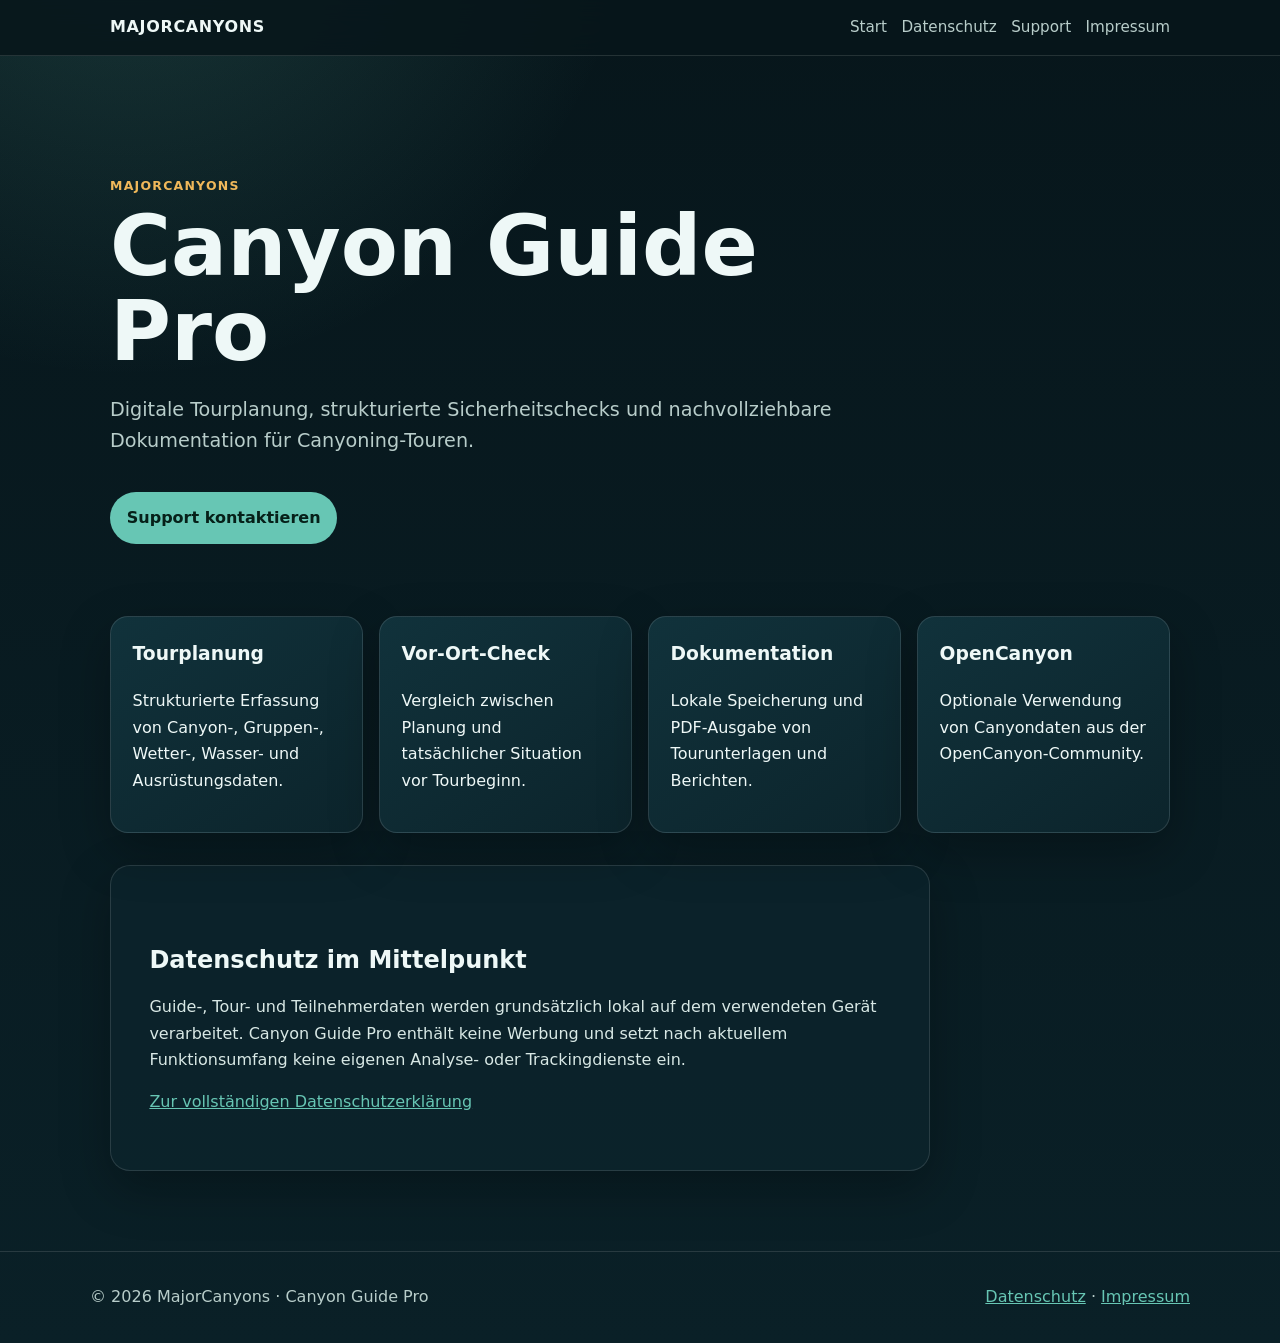
<file: index.html>
<!doctype html>
<html lang="de">
<head>
  <meta charset="utf-8">
  <meta name="viewport" content="width=device-width, initial-scale=1">
  <meta name="description" content="Offizielle Projektseite von Canyon Guide Pro – Tourplanung und Sicherheitsdokumentation für Canyoning.">
  <title>Canyon Guide Pro · MajorCanyons</title>
  <link rel="stylesheet" href="styles.css">
</head>
<body>

<header>
  <div class="nav">
    <a class="brand" href="index.html">MAJORCANYONS</a>
    <nav aria-label="Hauptnavigation">
      <a href="index.html">Start</a>
      <a href="datenschutz.html">Datenschutz</a>
      <a href="support.html">Support</a>
      <a href="impressum.html">Impressum</a>
    </nav>
  </div>
</header>

<main>
  <section class="hero">
    <div class="eyebrow">MajorCanyons</div>
    <h1>Canyon Guide Pro</h1>
    <p class="lead">Digitale Tourplanung, strukturierte Sicherheitschecks und nachvollziehbare Dokumentation für Canyoning-Touren.</p>
    <a class="button" href="support.html">Support kontaktieren</a>
  </section>

  <section class="grid" aria-label="Funktionen">
    <article class="card">
      <h3>Tourplanung</h3>
      <p>Strukturierte Erfassung von Canyon-, Gruppen-, Wetter-, Wasser- und Ausrüstungsdaten.</p>
    </article>
    <article class="card">
      <h3>Vor-Ort-Check</h3>
      <p>Vergleich zwischen Planung und tatsächlicher Situation vor Tourbeginn.</p>
    </article>
    <article class="card">
      <h3>Dokumentation</h3>
      <p>Lokale Speicherung und PDF-Ausgabe von Tourunterlagen und Berichten.</p>
    </article>
    <article class="card">
      <h3>OpenCanyon</h3>
      <p>Optionale Verwendung von Canyondaten aus der OpenCanyon-Community.</p>
    </article>
  </section>

  <section class="prose">
    <h2>Datenschutz im Mittelpunkt</h2>
    <p>Guide-, Tour- und Teilnehmerdaten werden grundsätzlich lokal auf dem verwendeten Gerät verarbeitet. Canyon Guide Pro enthält keine Werbung und setzt nach aktuellem Funktionsumfang keine eigenen Analyse- oder Trackingdienste ein.</p>
    <p><a href="datenschutz.html">Zur vollständigen Datenschutzerklärung</a></p>
  </section>
</main>

<footer>
  <div class="footer-inner">
    <span>© 2026 MajorCanyons · Canyon Guide Pro</span>
    <span><a href="datenschutz.html">Datenschutz</a> · <a href="impressum.html">Impressum</a></span>
  </div>
</footer>

</body>
</html>
</file>
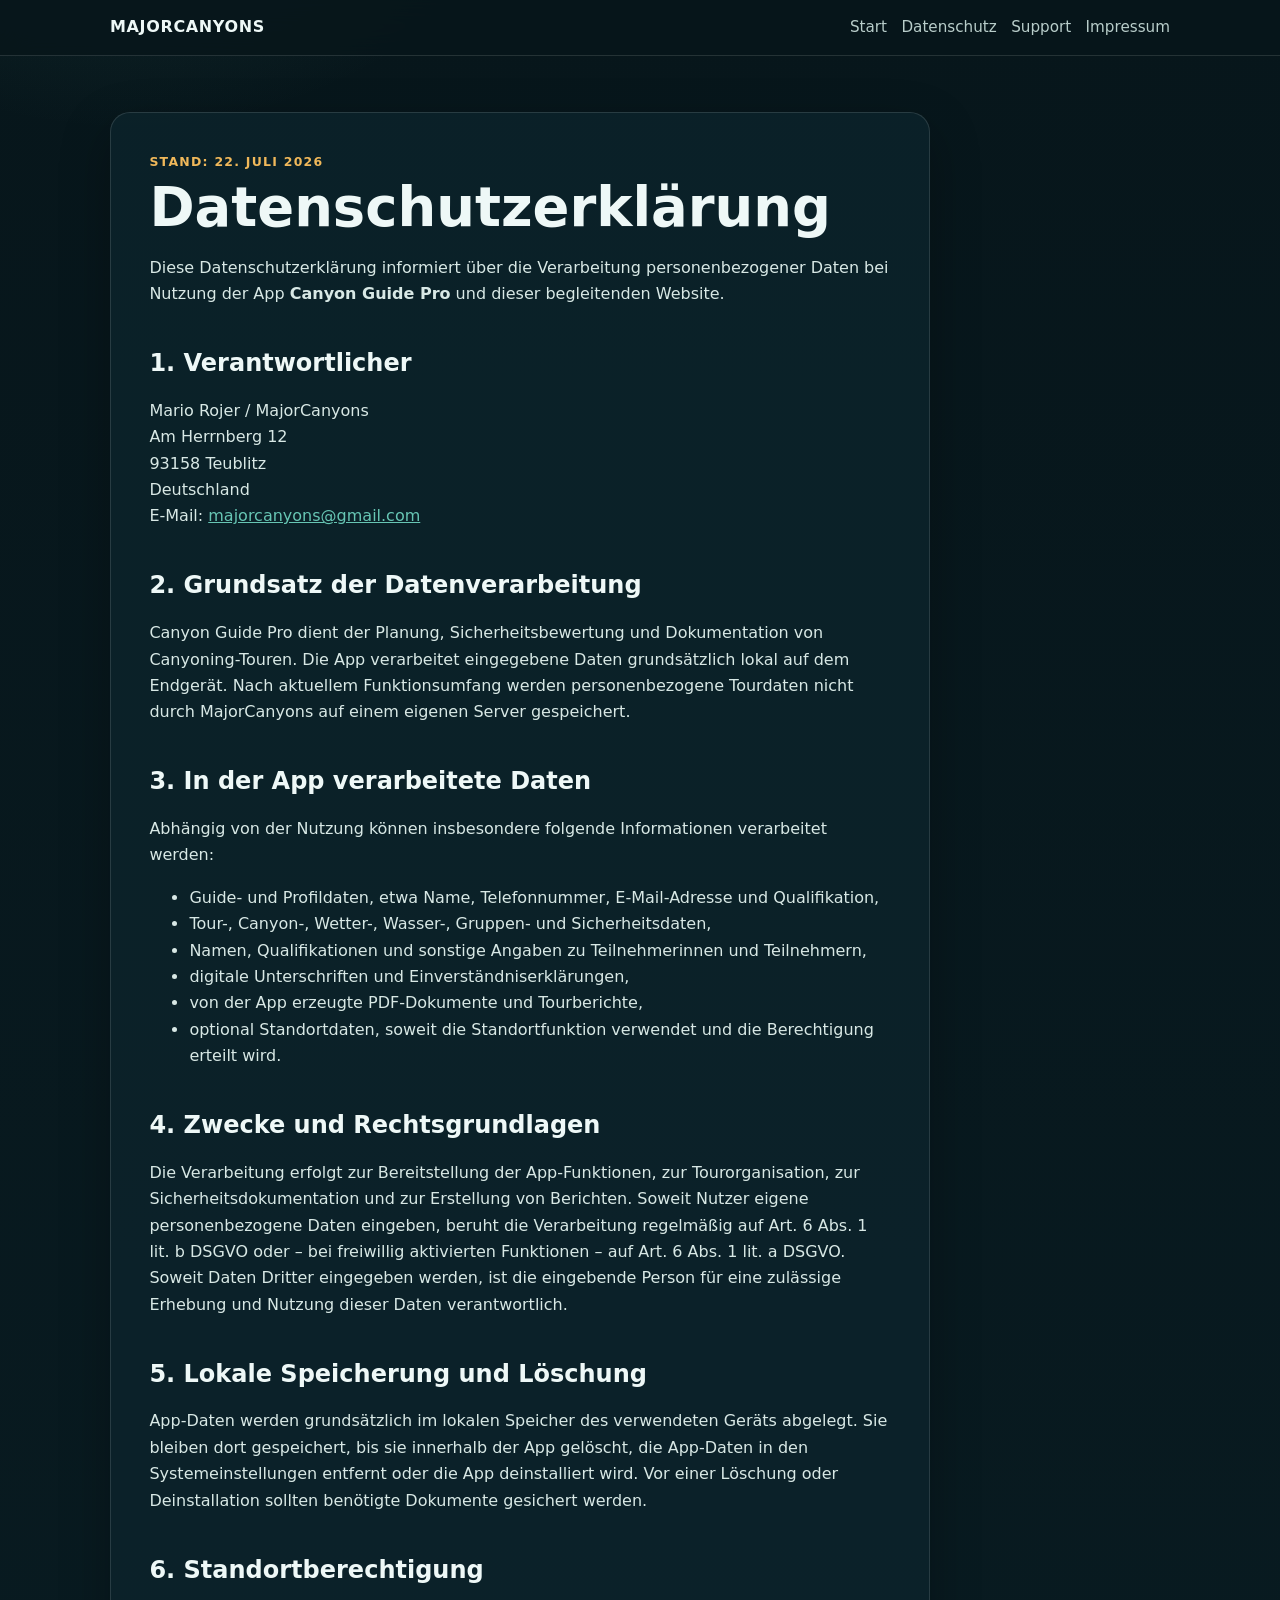
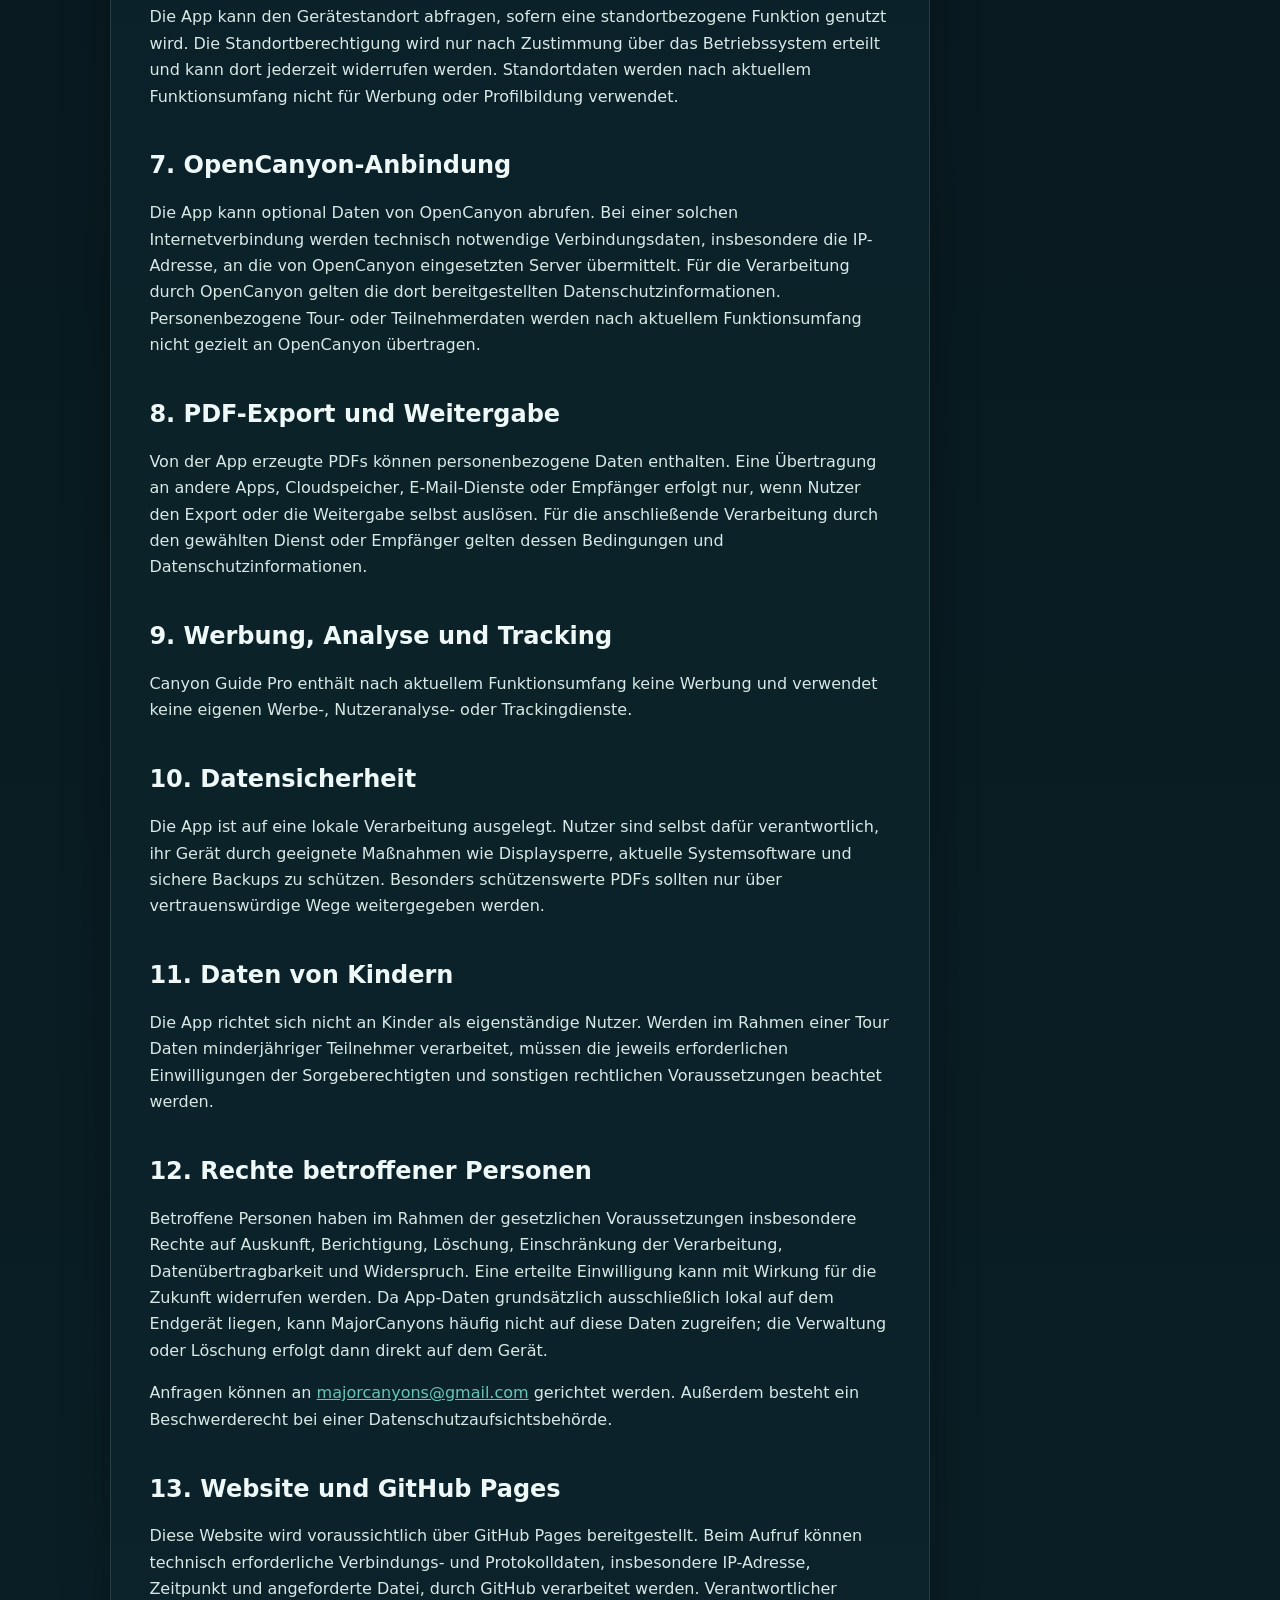
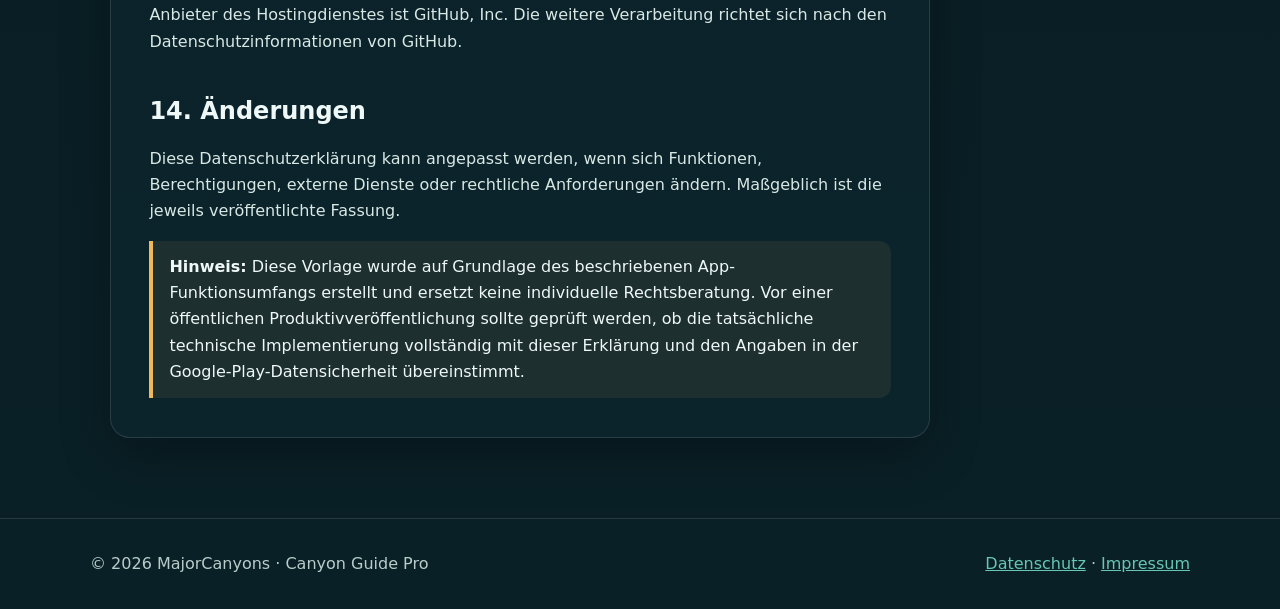
<file: datenschutz.html>
<!doctype html>
<html lang="de">
<head>
  <meta charset="utf-8">
  <meta name="viewport" content="width=device-width, initial-scale=1">
  <meta name="description" content="Datenschutzerklärung für die Android-App Canyon Guide Pro von MajorCanyons.">
  <title>Datenschutzerklärung · Canyon Guide Pro</title>
  <link rel="stylesheet" href="styles.css">
</head>
<body>

<header>
  <div class="nav">
    <a class="brand" href="index.html">MAJORCANYONS</a>
    <nav aria-label="Hauptnavigation">
      <a href="index.html">Start</a>
      <a href="datenschutz.html">Datenschutz</a>
      <a href="support.html">Support</a>
      <a href="impressum.html">Impressum</a>
    </nav>
  </div>
</header>

<main>
<article class="prose">
  <div class="eyebrow">Stand: 22. Juli 2026</div>
  <h1>Datenschutzerklärung</h1>
  <p>Diese Datenschutzerklärung informiert über die Verarbeitung personenbezogener Daten bei Nutzung der App <strong>Canyon Guide Pro</strong> und dieser begleitenden Website.</p>

  <h2>1. Verantwortlicher</h2>
  <p>
    Mario Rojer / MajorCanyons<br>
    Am Herrnberg 12<br>
    93158 Teublitz<br>
    Deutschland<br>
    E-Mail: <a href="mailto:majorcanyons@gmail.com">majorcanyons@gmail.com</a>
  </p>

  <h2>2. Grundsatz der Datenverarbeitung</h2>
  <p>Canyon Guide Pro dient der Planung, Sicherheitsbewertung und Dokumentation von Canyoning-Touren. Die App verarbeitet eingegebene Daten grundsätzlich lokal auf dem Endgerät. Nach aktuellem Funktionsumfang werden personenbezogene Tourdaten nicht durch MajorCanyons auf einem eigenen Server gespeichert.</p>

  <h2>3. In der App verarbeitete Daten</h2>
  <p>Abhängig von der Nutzung können insbesondere folgende Informationen verarbeitet werden:</p>
  <ul>
    <li>Guide- und Profildaten, etwa Name, Telefonnummer, E-Mail-Adresse und Qualifikation,</li>
    <li>Tour-, Canyon-, Wetter-, Wasser-, Gruppen- und Sicherheitsdaten,</li>
    <li>Namen, Qualifikationen und sonstige Angaben zu Teilnehmerinnen und Teilnehmern,</li>
    <li>digitale Unterschriften und Einverständniserklärungen,</li>
    <li>von der App erzeugte PDF-Dokumente und Tourberichte,</li>
    <li>optional Standortdaten, soweit die Standortfunktion verwendet und die Berechtigung erteilt wird.</li>
  </ul>

  <h2>4. Zwecke und Rechtsgrundlagen</h2>
  <p>Die Verarbeitung erfolgt zur Bereitstellung der App-Funktionen, zur Tourorganisation, zur Sicherheitsdokumentation und zur Erstellung von Berichten. Soweit Nutzer eigene personenbezogene Daten eingeben, beruht die Verarbeitung regelmäßig auf Art. 6 Abs. 1 lit. b DSGVO oder – bei freiwillig aktivierten Funktionen – auf Art. 6 Abs. 1 lit. a DSGVO. Soweit Daten Dritter eingegeben werden, ist die eingebende Person für eine zulässige Erhebung und Nutzung dieser Daten verantwortlich.</p>

  <h2>5. Lokale Speicherung und Löschung</h2>
  <p>App-Daten werden grundsätzlich im lokalen Speicher des verwendeten Geräts abgelegt. Sie bleiben dort gespeichert, bis sie innerhalb der App gelöscht, die App-Daten in den Systemeinstellungen entfernt oder die App deinstalliert wird. Vor einer Löschung oder Deinstallation sollten benötigte Dokumente gesichert werden.</p>

  <h2>6. Standortberechtigung</h2>
  <p>Die App kann den Gerätestandort abfragen, sofern eine standortbezogene Funktion genutzt wird. Die Standortberechtigung wird nur nach Zustimmung über das Betriebssystem erteilt und kann dort jederzeit widerrufen werden. Standortdaten werden nach aktuellem Funktionsumfang nicht für Werbung oder Profilbildung verwendet.</p>

  <h2>7. OpenCanyon-Anbindung</h2>
  <p>Die App kann optional Daten von OpenCanyon abrufen. Bei einer solchen Internetverbindung werden technisch notwendige Verbindungsdaten, insbesondere die IP-Adresse, an die von OpenCanyon eingesetzten Server übermittelt. Für die Verarbeitung durch OpenCanyon gelten die dort bereitgestellten Datenschutzinformationen. Personenbezogene Tour- oder Teilnehmerdaten werden nach aktuellem Funktionsumfang nicht gezielt an OpenCanyon übertragen.</p>

  <h2>8. PDF-Export und Weitergabe</h2>
  <p>Von der App erzeugte PDFs können personenbezogene Daten enthalten. Eine Übertragung an andere Apps, Cloudspeicher, E-Mail-Dienste oder Empfänger erfolgt nur, wenn Nutzer den Export oder die Weitergabe selbst auslösen. Für die anschließende Verarbeitung durch den gewählten Dienst oder Empfänger gelten dessen Bedingungen und Datenschutzinformationen.</p>

  <h2>9. Werbung, Analyse und Tracking</h2>
  <p>Canyon Guide Pro enthält nach aktuellem Funktionsumfang keine Werbung und verwendet keine eigenen Werbe-, Nutzeranalyse- oder Trackingdienste.</p>

  <h2>10. Datensicherheit</h2>
  <p>Die App ist auf eine lokale Verarbeitung ausgelegt. Nutzer sind selbst dafür verantwortlich, ihr Gerät durch geeignete Maßnahmen wie Displaysperre, aktuelle Systemsoftware und sichere Backups zu schützen. Besonders schützenswerte PDFs sollten nur über vertrauenswürdige Wege weitergegeben werden.</p>

  <h2>11. Daten von Kindern</h2>
  <p>Die App richtet sich nicht an Kinder als eigenständige Nutzer. Werden im Rahmen einer Tour Daten minderjähriger Teilnehmer verarbeitet, müssen die jeweils erforderlichen Einwilligungen der Sorgeberechtigten und sonstigen rechtlichen Voraussetzungen beachtet werden.</p>

  <h2>12. Rechte betroffener Personen</h2>
  <p>Betroffene Personen haben im Rahmen der gesetzlichen Voraussetzungen insbesondere Rechte auf Auskunft, Berichtigung, Löschung, Einschränkung der Verarbeitung, Datenübertragbarkeit und Widerspruch. Eine erteilte Einwilligung kann mit Wirkung für die Zukunft widerrufen werden. Da App-Daten grundsätzlich ausschließlich lokal auf dem Endgerät liegen, kann MajorCanyons häufig nicht auf diese Daten zugreifen; die Verwaltung oder Löschung erfolgt dann direkt auf dem Gerät.</p>
  <p>Anfragen können an <a href="mailto:majorcanyons@gmail.com">majorcanyons@gmail.com</a> gerichtet werden. Außerdem besteht ein Beschwerderecht bei einer Datenschutzaufsichtsbehörde.</p>

  <h2>13. Website und GitHub Pages</h2>
  <p>Diese Website wird voraussichtlich über GitHub Pages bereitgestellt. Beim Aufruf können technisch erforderliche Verbindungs- und Protokolldaten, insbesondere IP-Adresse, Zeitpunkt und angeforderte Datei, durch GitHub verarbeitet werden. Verantwortlicher Anbieter des Hostingdienstes ist GitHub, Inc. Die weitere Verarbeitung richtet sich nach den Datenschutzinformationen von GitHub.</p>

  <h2>14. Änderungen</h2>
  <p>Diese Datenschutzerklärung kann angepasst werden, wenn sich Funktionen, Berechtigungen, externe Dienste oder rechtliche Anforderungen ändern. Maßgeblich ist die jeweils veröffentlichte Fassung.</p>

  <div class="notice">
    <strong>Hinweis:</strong> Diese Vorlage wurde auf Grundlage des beschriebenen App-Funktionsumfangs erstellt und ersetzt keine individuelle Rechtsberatung. Vor einer öffentlichen Produktivveröffentlichung sollte geprüft werden, ob die tatsächliche technische Implementierung vollständig mit dieser Erklärung und den Angaben in der Google-Play-Datensicherheit übereinstimmt.
  </div>
</article>
</main>

<footer>
  <div class="footer-inner">
    <span>© 2026 MajorCanyons · Canyon Guide Pro</span>
    <span><a href="datenschutz.html">Datenschutz</a> · <a href="impressum.html">Impressum</a></span>
  </div>
</footer>

</body>
</html>
</file>
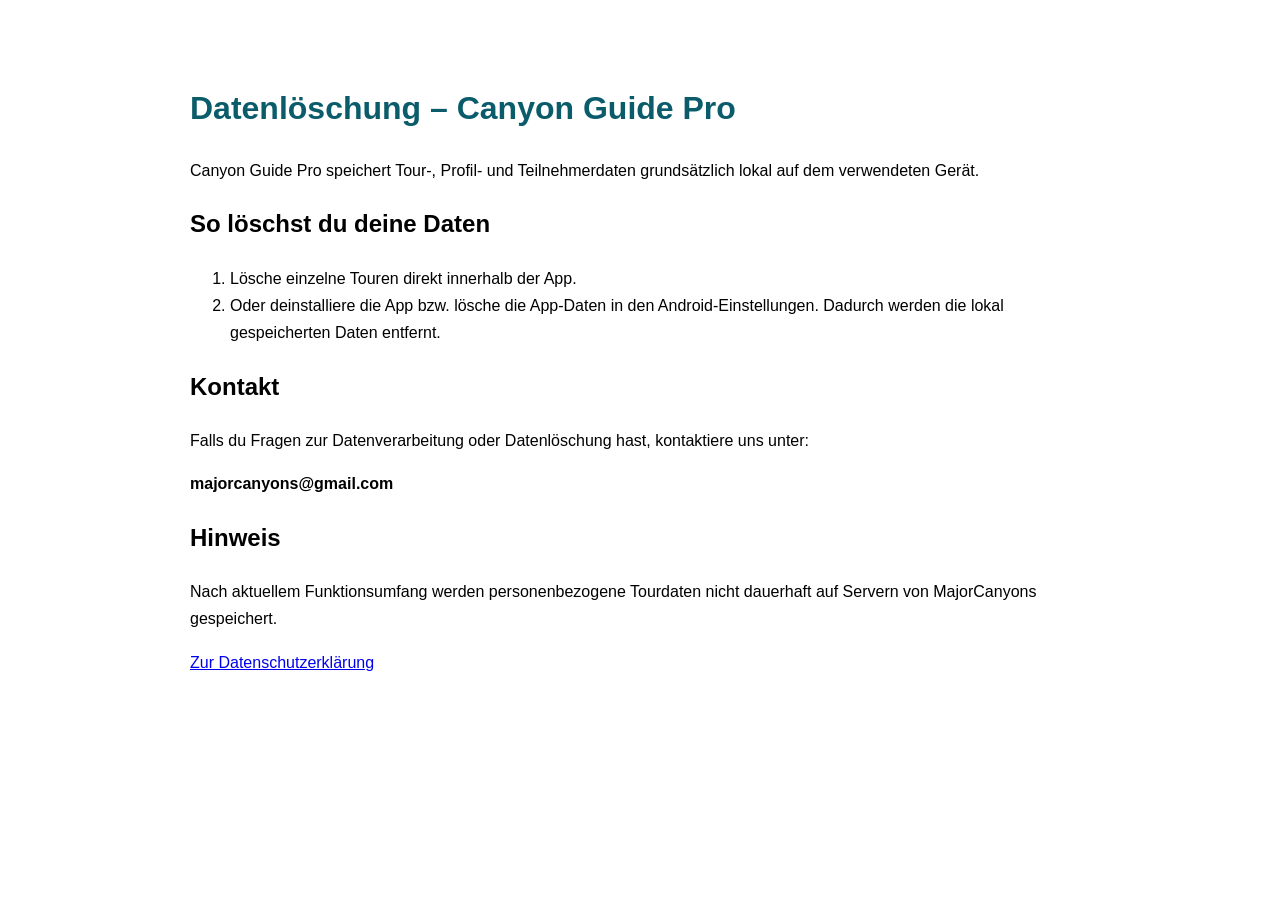
<file: delete-data.html>
<!doctype html>
<html lang="de">
<head>
<meta charset="utf-8">
<meta name="viewport" content="width=device-width, initial-scale=1">
<title>Datenlöschung – Canyon Guide Pro</title>
<style>
body{font-family:Arial,sans-serif;max-width:900px;margin:40px auto;padding:20px;line-height:1.7}
h1{color:#0b5c6b}
</style>
</head>
<body>
<h1>Datenlöschung – Canyon Guide Pro</h1>

<p>Canyon Guide Pro speichert Tour-, Profil- und Teilnehmerdaten grundsätzlich lokal auf dem verwendeten Gerät.</p>

<h2>So löschst du deine Daten</h2>
<ol>
<li>Lösche einzelne Touren direkt innerhalb der App.</li>
<li>Oder deinstalliere die App bzw. lösche die App-Daten in den Android-Einstellungen. Dadurch werden die lokal gespeicherten Daten entfernt.</li>
</ol>

<h2>Kontakt</h2>
<p>Falls du Fragen zur Datenverarbeitung oder Datenlöschung hast, kontaktiere uns unter:</p>
<p><strong>majorcanyons@gmail.com</strong></p>

<h2>Hinweis</h2>
<p>Nach aktuellem Funktionsumfang werden personenbezogene Tourdaten nicht dauerhaft auf Servern von MajorCanyons gespeichert.</p>

<p><a href="datenschutz.html">Zur Datenschutzerklärung</a></p>
</body>
</html>
</file>
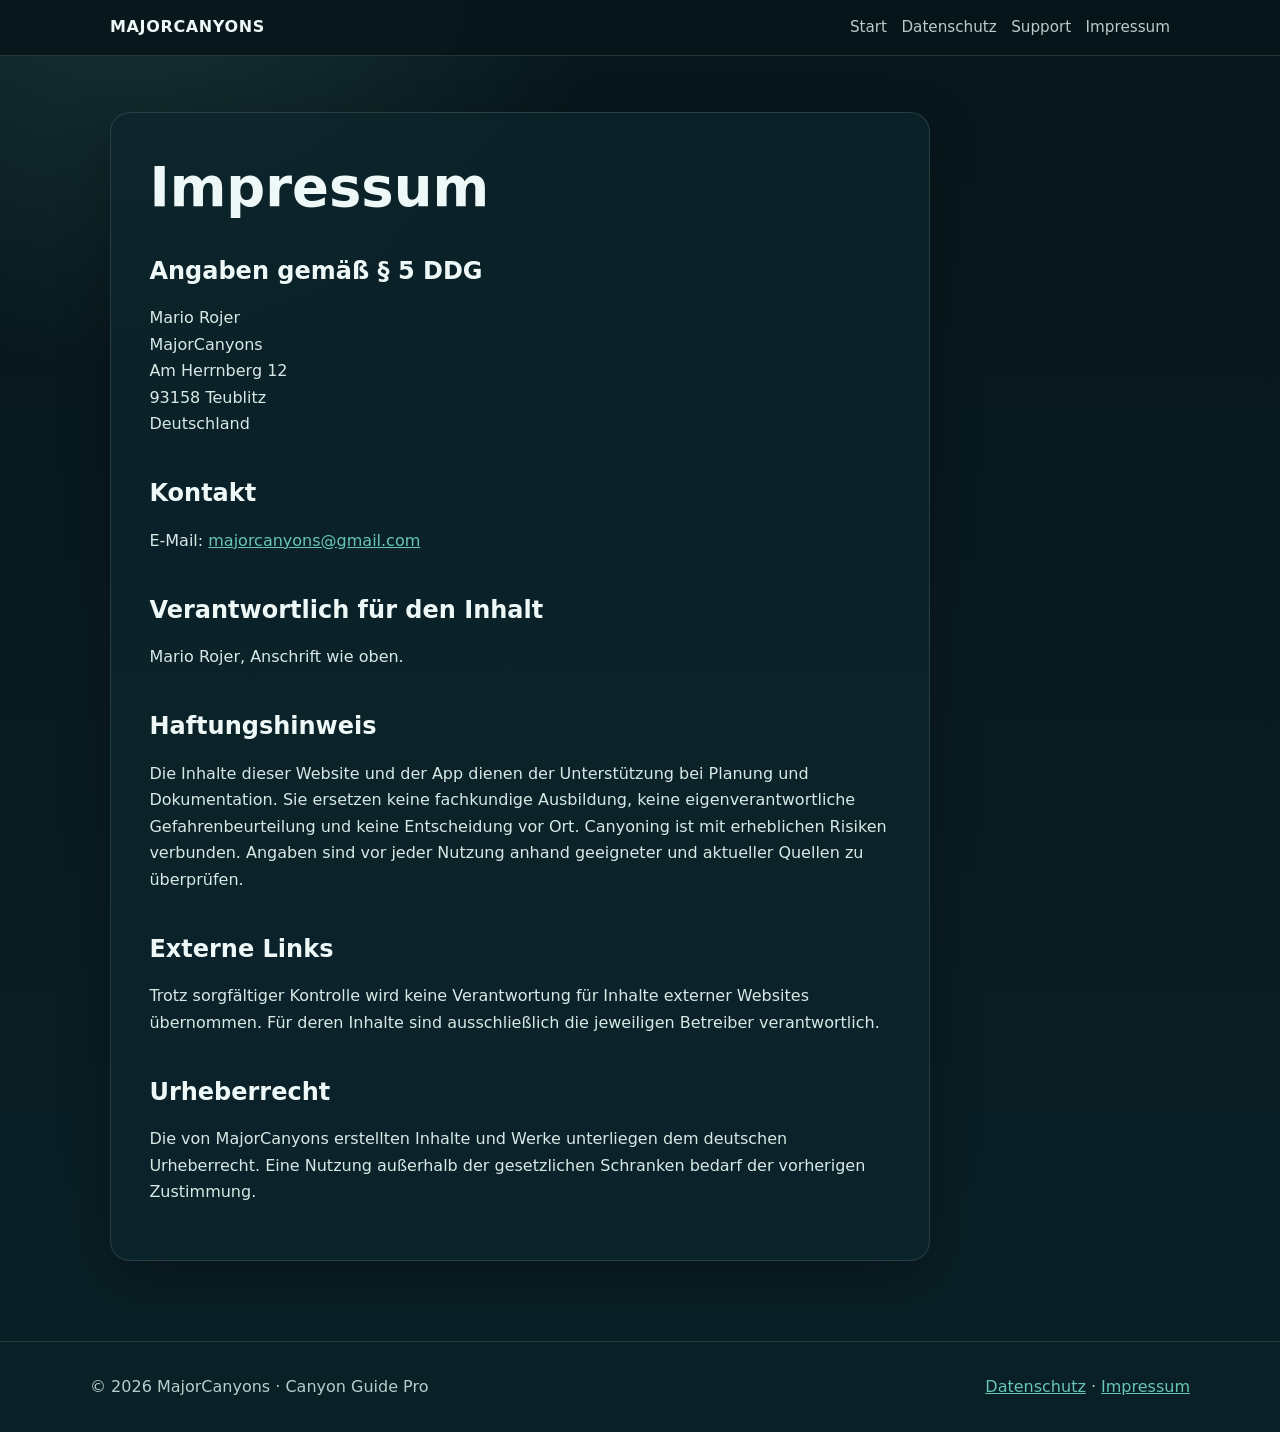
<file: impressum.html>
<!doctype html>
<html lang="de">
<head>
  <meta charset="utf-8">
  <meta name="viewport" content="width=device-width, initial-scale=1">
  <meta name="description" content="Impressum von MajorCanyons und Canyon Guide Pro.">
  <title>Impressum · MajorCanyons</title>
  <link rel="stylesheet" href="styles.css">
</head>
<body>

<header>
  <div class="nav">
    <a class="brand" href="index.html">MAJORCANYONS</a>
    <nav aria-label="Hauptnavigation">
      <a href="index.html">Start</a>
      <a href="datenschutz.html">Datenschutz</a>
      <a href="support.html">Support</a>
      <a href="impressum.html">Impressum</a>
    </nav>
  </div>
</header>

<main>
<article class="prose">
  <h1>Impressum</h1>
  <h2>Angaben gemäß § 5 DDG</h2>
  <p>
    Mario Rojer<br>
    MajorCanyons<br>
    Am Herrnberg 12<br>
    93158 Teublitz<br>
    Deutschland
  </p>

  <h2>Kontakt</h2>
  <p>E-Mail: <a href="mailto:majorcanyons@gmail.com">majorcanyons@gmail.com</a></p>

  <h2>Verantwortlich für den Inhalt</h2>
  <p>Mario Rojer, Anschrift wie oben.</p>

  <h2>Haftungshinweis</h2>
  <p>Die Inhalte dieser Website und der App dienen der Unterstützung bei Planung und Dokumentation. Sie ersetzen keine fachkundige Ausbildung, keine eigenverantwortliche Gefahrenbeurteilung und keine Entscheidung vor Ort. Canyoning ist mit erheblichen Risiken verbunden. Angaben sind vor jeder Nutzung anhand geeigneter und aktueller Quellen zu überprüfen.</p>

  <h2>Externe Links</h2>
  <p>Trotz sorgfältiger Kontrolle wird keine Verantwortung für Inhalte externer Websites übernommen. Für deren Inhalte sind ausschließlich die jeweiligen Betreiber verantwortlich.</p>

  <h2>Urheberrecht</h2>
  <p>Die von MajorCanyons erstellten Inhalte und Werke unterliegen dem deutschen Urheberrecht. Eine Nutzung außerhalb der gesetzlichen Schranken bedarf der vorherigen Zustimmung.</p>
</article>
</main>

<footer>
  <div class="footer-inner">
    <span>© 2026 MajorCanyons · Canyon Guide Pro</span>
    <span><a href="datenschutz.html">Datenschutz</a> · <a href="impressum.html">Impressum</a></span>
  </div>
</footer>

</body>
</html>
</file>
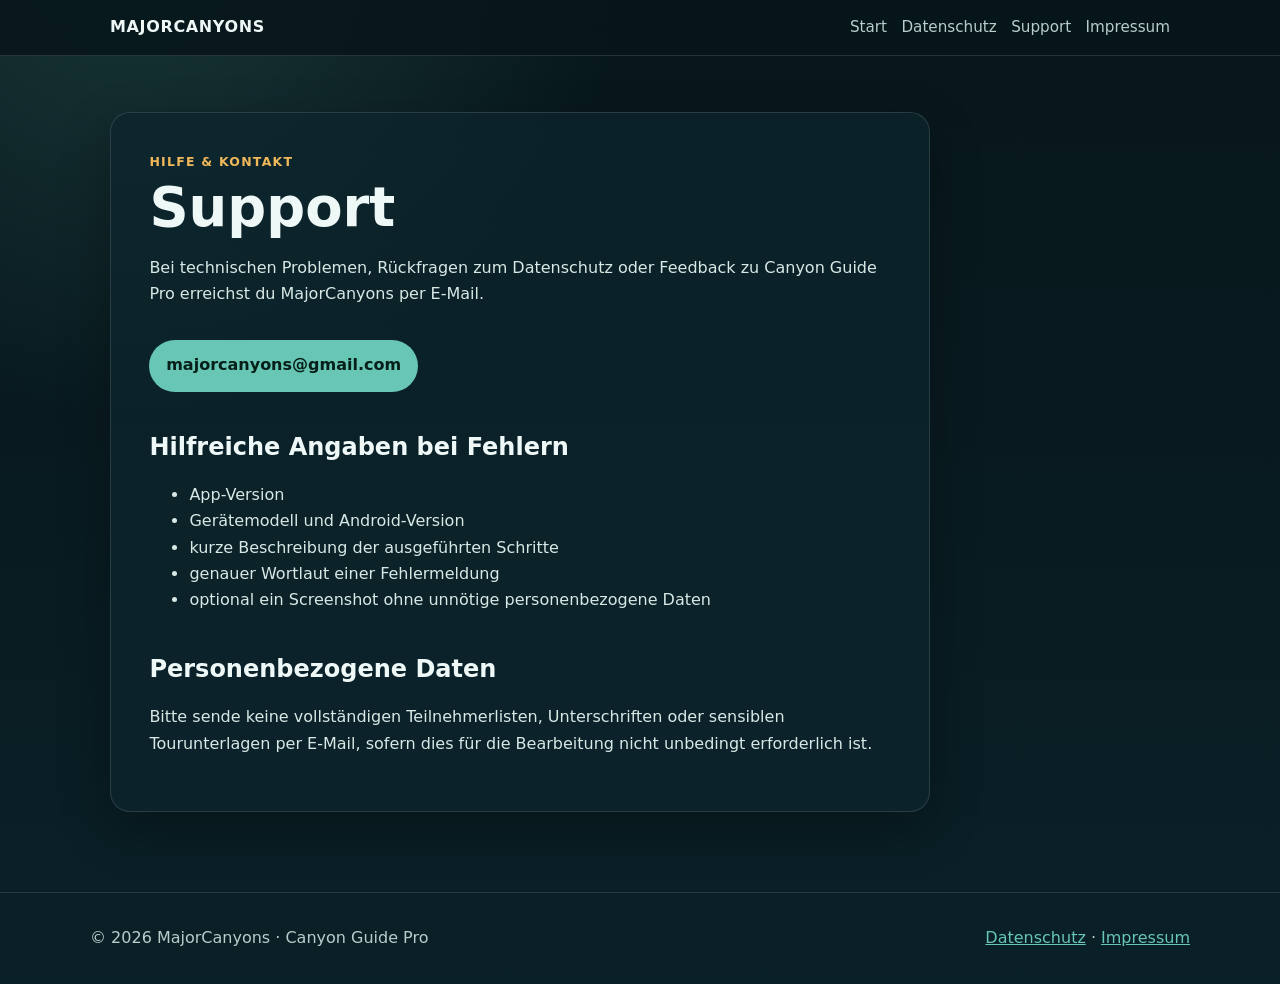
<file: support.html>
<!doctype html>
<html lang="de">
<head>
  <meta charset="utf-8">
  <meta name="viewport" content="width=device-width, initial-scale=1">
  <meta name="description" content="Support und Kontakt für Canyon Guide Pro.">
  <title>Support · Canyon Guide Pro</title>
  <link rel="stylesheet" href="styles.css">
</head>
<body>

<header>
  <div class="nav">
    <a class="brand" href="index.html">MAJORCANYONS</a>
    <nav aria-label="Hauptnavigation">
      <a href="index.html">Start</a>
      <a href="datenschutz.html">Datenschutz</a>
      <a href="support.html">Support</a>
      <a href="impressum.html">Impressum</a>
    </nav>
  </div>
</header>

<main>
<article class="prose">
  <div class="eyebrow">Hilfe & Kontakt</div>
  <h1>Support</h1>
  <p>Bei technischen Problemen, Rückfragen zum Datenschutz oder Feedback zu Canyon Guide Pro erreichst du MajorCanyons per E-Mail.</p>
  <p><a class="button" href="mailto:majorcanyons@gmail.com?subject=Canyon%20Guide%20Pro%20Support">majorcanyons@gmail.com</a></p>

  <h2>Hilfreiche Angaben bei Fehlern</h2>
  <ul>
    <li>App-Version</li>
    <li>Gerätemodell und Android-Version</li>
    <li>kurze Beschreibung der ausgeführten Schritte</li>
    <li>genauer Wortlaut einer Fehlermeldung</li>
    <li>optional ein Screenshot ohne unnötige personenbezogene Daten</li>
  </ul>

  <h2>Personenbezogene Daten</h2>
  <p>Bitte sende keine vollständigen Teilnehmerlisten, Unterschriften oder sensiblen Tourunterlagen per E-Mail, sofern dies für die Bearbeitung nicht unbedingt erforderlich ist.</p>
</article>
</main>

<footer>
  <div class="footer-inner">
    <span>© 2026 MajorCanyons · Canyon Guide Pro</span>
    <span><a href="datenschutz.html">Datenschutz</a> · <a href="impressum.html">Impressum</a></span>
  </div>
</footer>

</body>
</html>
</file>
<file: styles.css>
:root {
  --bg: #07161b;
  --surface: #0d252d;
  --surface-2: #12343e;
  --text: #eef8f7;
  --muted: #b8cdca;
  --accent: #67c6b4;
  --accent-2: #f0b85a;
  --border: rgba(255,255,255,.12);
  --shadow: 0 18px 50px rgba(0,0,0,.28);
  font-family: Inter, ui-sans-serif, system-ui, -apple-system, BlinkMacSystemFont, "Segoe UI", sans-serif;
}
* { box-sizing: border-box; }
html { scroll-behavior: smooth; }
body {
  margin: 0;
  background:
    radial-gradient(circle at 10% -10%, rgba(103,198,180,.20), transparent 32rem),
    linear-gradient(180deg, #07161b 0%, #0a2027 100%);
  color: var(--text);
  line-height: 1.65;
}
a { color: var(--accent); }
header {
  position: sticky;
  top: 0;
  z-index: 10;
  background: rgba(7,22,27,.88);
  backdrop-filter: blur(14px);
  border-bottom: 1px solid var(--border);
}
.nav {
  max-width: 1100px;
  margin: auto;
  padding: .9rem 1.25rem;
  display: flex;
  align-items: center;
  justify-content: space-between;
  gap: 1rem;
}
.brand {
  color: var(--text);
  text-decoration: none;
  font-weight: 800;
  letter-spacing: .04em;
}
nav { display: flex; flex-wrap: wrap; gap: .9rem; }
nav a { color: var(--muted); text-decoration: none; font-size: .95rem; }
nav a:hover { color: var(--text); }
main { max-width: 1100px; margin: auto; padding: 3.5rem 1.25rem 5rem; }
.hero { padding: 4rem 0 2.5rem; max-width: 780px; }
.eyebrow { color: var(--accent-2); font-weight: 700; letter-spacing: .1em; text-transform: uppercase; font-size: .78rem; }
h1 { font-size: clamp(2.4rem, 7vw, 5.2rem); line-height: 1.02; margin: .5rem 0 1.2rem; }
h2 { margin-top: 2.6rem; line-height: 1.2; }
h3 { margin-top: 2rem; }
.lead { font-size: 1.2rem; color: var(--muted); max-width: 68ch; }
.grid { display: grid; grid-template-columns: repeat(auto-fit, minmax(230px, 1fr)); gap: 1rem; margin: 2rem 0; }
.card {
  background: linear-gradient(145deg, rgba(18,52,62,.92), rgba(13,37,45,.92));
  border: 1px solid var(--border);
  border-radius: 18px;
  padding: 1.35rem;
  box-shadow: var(--shadow);
}
.card h3 { margin-top: 0; }
.button {
  display: inline-block;
  margin-top: 1rem;
  padding: .8rem 1.05rem;
  border-radius: 999px;
  background: var(--accent);
  color: #062019;
  font-weight: 800;
  text-decoration: none;
}
.prose {
  max-width: 820px;
  background: rgba(13,37,45,.74);
  border: 1px solid var(--border);
  border-radius: 20px;
  padding: clamp(1.25rem, 4vw, 2.4rem);
  box-shadow: var(--shadow);
}
.prose h1 { font-size: clamp(2rem, 5vw, 3.4rem); }
.prose p, .prose li { color: #d8e8e5; }
.notice {
  border-left: 4px solid var(--accent-2);
  padding: .8rem 1rem;
  background: rgba(240,184,90,.08);
  border-radius: 0 12px 12px 0;
}
footer {
  border-top: 1px solid var(--border);
  color: var(--muted);
  padding: 2rem 1.25rem;
}
.footer-inner { max-width: 1100px; margin: auto; display: flex; justify-content: space-between; gap: 1rem; flex-wrap: wrap; }
small { color: var(--muted); }
@media (max-width: 640px) {
  .nav { align-items: flex-start; flex-direction: column; }
  main { padding-top: 2rem; }
}
</file>
